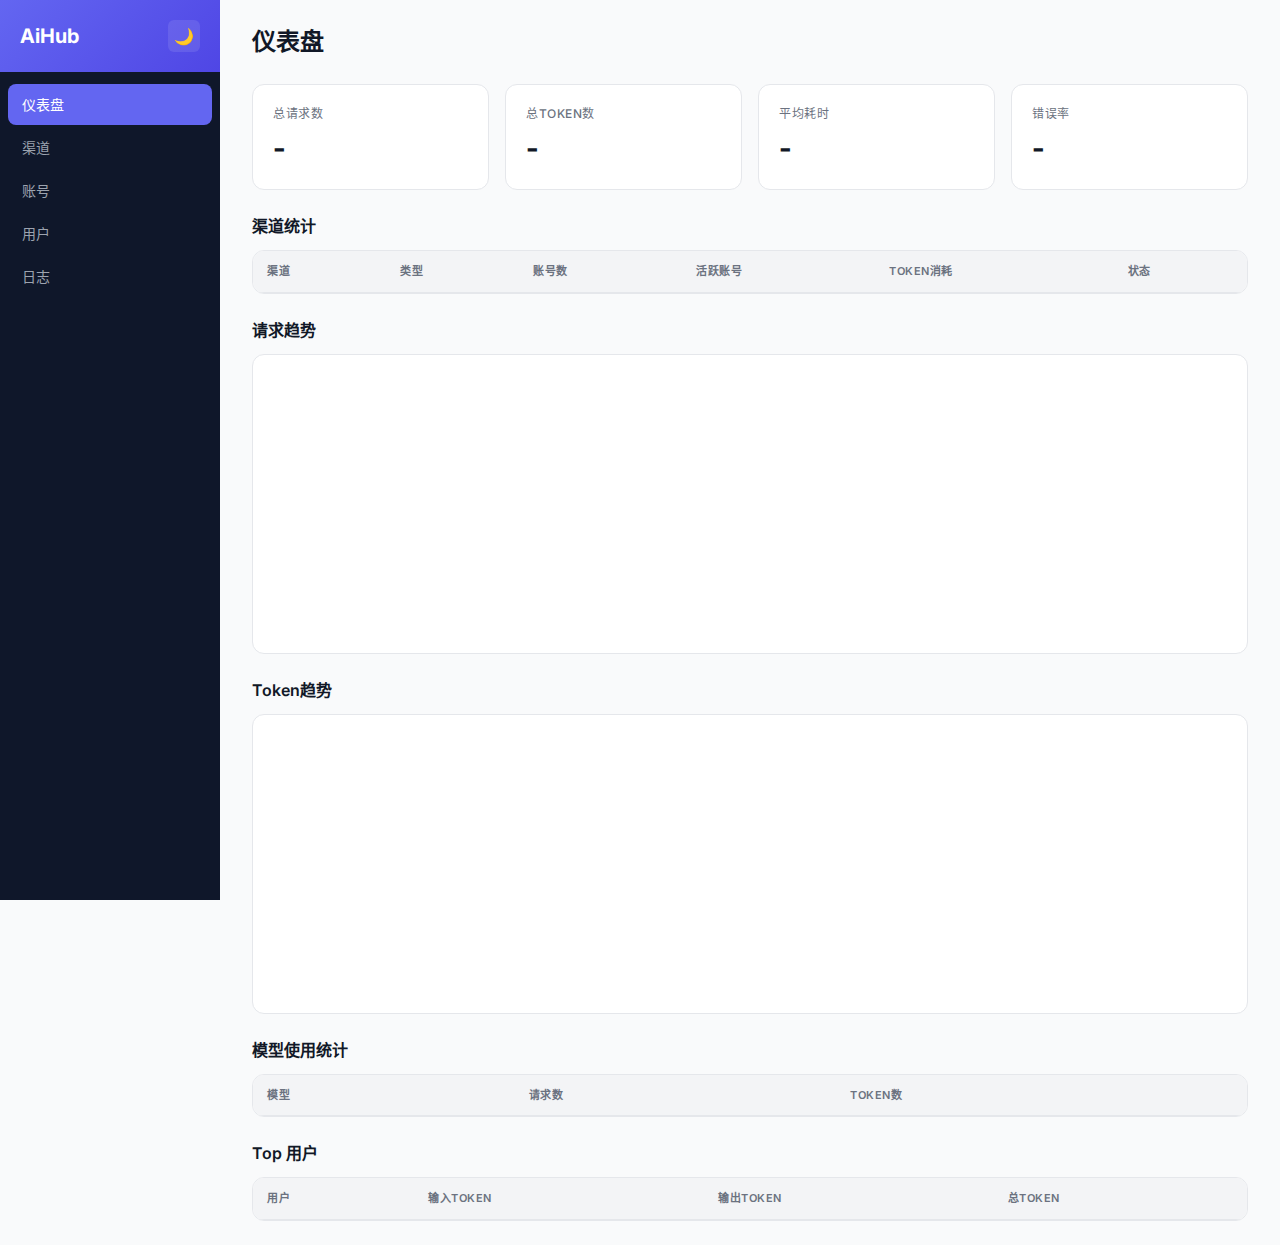
<file: static/index.html>
<!DOCTYPE html>
<html lang="zh-CN">
<head>
    <meta charset="UTF-8">
    <meta name="viewport" content="width=device-width, initial-scale=1.0">
    <title>AiHub 管理面板</title>
    <link rel="preconnect" href="https://fonts.googleapis.com">
    <link href="https://fonts.googleapis.com/css2?family=Inter:wght@400;500;600;700&display=swap" rel="stylesheet">
    <link rel="stylesheet" href="/static/css/style.css">
</head>
<body>
    <nav class="sidebar">
        <div class="logo">
            <span>AiHub</span>
            <button class="theme-toggle" onclick="toggleTheme()" title="切换主题">🌙</button>
        </div>
        <ul class="nav-menu">
            <li><a href="#" data-page="dashboard" class="active">仪表盘</a></li>
            <li><a href="#" data-page="channels">渠道</a></li>
            <li><a href="#" data-page="accounts">账号</a></li>
            <li><a href="#" data-page="users">用户</a></li>
            <li><a href="#" data-page="logs">日志</a></li>
        </ul>
    </nav>
    
    <main class="content">
        <!-- Dashboard -->
        <section id="page-dashboard" class="page active">
            <div class="page-header"><h1>仪表盘</h1></div>
            <div class="stats-grid">
                <div class="stat-card"><h3>总请求数</h3><p id="stat-requests">-</p></div>
                <div class="stat-card"><h3>总Token数</h3><p id="stat-tokens">-</p></div>
                <div class="stat-card"><h3>平均耗时</h3><p id="stat-duration">-</p></div>
                <div class="stat-card"><h3>错误率</h3><p id="stat-errors">-</p></div>
            </div>
            
            <h2>渠道统计</h2>
            <div class="table-container">
                <table id="channel-stats">
                    <thead><tr><th>渠道</th><th>类型</th><th>账号数</th><th>活跃账号</th><th>Token消耗</th><th>状态</th></tr></thead>
                    <tbody></tbody>
                </table>
            </div>
            
            <h2>请求趋势</h2>
            <div class="chart-container">
                <canvas id="requests-chart"></canvas>
            </div>
            
            <h2>Token趋势</h2>
            <div class="chart-container">
                <canvas id="tokens-chart"></canvas>
            </div>
            
            <h2>模型使用统计</h2>
            <div class="table-container">
                <table id="model-stats">
                    <thead><tr><th>模型</th><th>请求数</th><th>Token数</th></tr></thead>
                    <tbody></tbody>
                </table>
            </div>
            
            <h2>Top 用户</h2>
            <div class="table-container">
                <table id="top-users">
                    <thead><tr><th>用户</th><th>输入Token</th><th>输出Token</th><th>总Token</th></tr></thead>
                    <tbody></tbody>
                </table>
            </div>
        </section>
        
        <!-- Channels -->
        <section id="page-channels" class="page">
            <div class="page-header">
                <h1>渠道管理</h1>
                <div class="btn-group">
                    <button class="btn" onclick="refreshAllUsage()">刷新用量</button>
                    <button class="btn btn-primary" onclick="showChannelModal()">+ 添加渠道</button>
                </div>
            </div>
            <div id="channels-grid" class="card-grid"></div>
        </section>
        
        <!-- Accounts (All) -->
        <section id="page-accounts" class="page">
            <div class="page-header">
                <h1>所有账号</h1>
                <div class="btn-group">
                    <button class="btn btn-primary" onclick="showAccountModalWithChannel()">+ 添加账号</button>
                    <button class="btn" onclick="refreshAllUsage()">刷新用量</button>
                </div>
            </div>
            <div id="accounts-all-grid" class="card-grid"></div>
        </section>

        <!-- Channel Accounts -->
        <section id="page-channel-accounts" class="page">
            <div class="page-header">
                <h1>账号管理 - <span id="accounts-channel-name"></span></h1>
                <div class="btn-group">
                    <button class="btn" onclick="showChannelsPage()">返回</button>
                    <button class="btn" onclick="refreshCurrentChannelUsage()" id="btn-refresh-channel">刷新用量</button>
                    <button class="btn btn-primary" onclick="showAccountModal()">+ 添加</button>
                    <button class="btn btn-primary" onclick="showImportModal()">导入</button>
                    <button class="btn btn-danger" onclick="clearAllAccounts()">清空全部</button>
                </div>
            </div>
            <div id="accounts-grid" class="card-grid"></div>
        </section>
        
        <!-- Users -->
        <section id="page-users" class="page">
            <div class="page-header">
                <h1>用户管理</h1>
                <div class="btn-group">
                    <button class="btn btn-primary" onclick="showUserModal()">+ 添加用户</button>
                </div>
            </div>
            <div id="users-grid" class="card-grid"></div>
        </section>
        
        <!-- Logs -->
        <section id="page-logs" class="page">
            <div class="page-header"><h1>请求日志</h1></div>
            <div class="table-container">
                <table id="logs-table">
                    <thead>
                        <tr><th>时间</th><th>用户</th><th>渠道</th><th>模型</th><th>Token数</th><th>耗时</th><th>状态</th></tr>
                    </thead>
                    <tbody></tbody>
                </table>
            </div>
            <div style="margin-top: 16px;"><button class="btn" onclick="loadMoreLogs()">加载更多</button></div>
        </section>
    </main>
    
    <!-- Channel Modal -->
    <div id="channel-modal" class="modal">
        <div class="modal-content">
            <h2 id="channel-modal-title">添加渠道</h2>
            <form id="channel-form">
                <input type="hidden" id="channel-id">
                <div class="form-group">
                    <label>名称</label>
                    <input type="text" id="channel-name" required placeholder="我的渠道">
                </div>
                <div class="form-group">
                    <label>类型</label>
                    <select id="channel-type" required>
                        <option value="openai">OpenAI</option>
                        <option value="anthropic">Anthropic</option>
                        <option value="google">Google</option>
                        <option value="kiro">Kiro</option>
                    </select>
                </div>
                <div class="form-group">
                    <label>模型列表（逗号分隔）</label>
                    <input type="text" id="channel-models" required placeholder="gpt-4o, gpt-4o-mini">
                </div>
                <div class="form-group">
                    <label>优先级</label>
                    <input type="number" id="channel-priority" value="0">
                </div>
                <div class="form-actions">
                    <button type="button" class="btn" onclick="closeModal('channel-modal')">取消</button>
                    <button type="submit" class="btn btn-primary">保存</button>
                </div>
            </form>
        </div>
    </div>
    
    <!-- Account Modal -->
    <div id="account-modal" class="modal">
        <div class="modal-content">
            <h2>添加账号</h2>
            <form id="account-form">
                <div class="form-group" id="account-channel-group" style="display:none;">
                    <label>选择渠道</label>
                    <select id="account-channel-select" required>
                        <option value="">请选择渠道</option>
                    </select>
                </div>
                <div class="form-group">
                    <label>名称（可选）</label>
                    <input type="text" id="account-name" placeholder="账号名称">
                </div>
                <div class="form-group">
                    <label>API Key</label>
                    <input type="text" id="account-api-key" required placeholder="sk-...">
                </div>
                <div class="form-actions">
                    <button type="button" class="btn" onclick="closeModal('account-modal')">取消</button>
                    <button type="submit" class="btn btn-primary">保存</button>
                </div>
            </form>
        </div>
    </div>
    
    <!-- Import Modal -->
    <div id="import-modal" class="modal">
        <div class="modal-content">
            <h2>导入账号</h2>
            <form id="import-form">
                <div id="import-standard" class="import-section">
                    <div class="form-group">
                        <label>API Keys（每行一个）</label>
                        <textarea id="import-keys" rows="6" placeholder="sk-xxx&#10;sk-yyy"></textarea>
                    </div>
                </div>
                <div id="import-kiro" class="import-section" style="display:none;">
                    <div class="import-tabs">
                        <button type="button" class="tab-btn active" onclick="switchImportTab('file')">文件</button>
                        <button type="button" class="tab-btn" onclick="switchImportTab('json')">JSON</button>
                        <button type="button" class="tab-btn" onclick="switchImportTab('login')">登录</button>
                    </div>
                    <div id="import-tab-file" class="import-tab-content">
                        <div class="form-group">
                            <label>上传 Kiro 配置文件</label>
                            <input type="file" id="import-file" accept=".json">
                        </div>
                    </div>
                    <div id="import-tab-json" class="import-tab-content" style="display:none;">
                        <div class="form-group">
                            <label>粘贴 JSON</label>
                            <textarea id="import-kiro-json" rows="8" placeholder='[{"refreshToken":"..."}]'></textarea>
                        </div>
                    </div>
                    <div id="import-tab-login" class="import-tab-content" style="display:none;">
                        <p class="help-text">使用 AWS Builder ID 登录</p>
                        <button type="button" class="btn btn-primary" onclick="startKiroLogin()">登录</button>
                        <div id="kiro-login-status" style="display:none; margin-top: 12px;">
                            <p>验证码：<strong id="kiro-login-code"></strong></p>
                        </div>
                    </div>
                </div>
                <div class="form-actions">
                    <button type="button" class="btn" onclick="closeModal('import-modal')">取消</button>
                    <button type="submit" class="btn btn-primary">导入</button>
                </div>
            </form>
        </div>
    </div>
    
    <!-- User Modal -->
    <div id="user-modal" class="modal">
        <div class="modal-content">
            <h2 id="user-modal-title">添加用户</h2>
            <form id="user-form">
                <input type="hidden" id="user-id">
                <div class="form-group">
                    <label>名称</label>
                    <input type="text" id="user-name" placeholder="用户名称">
                </div>
                <div class="form-group">
                    <label>配额（-1 = 无限制）</label>
                    <input type="number" id="user-quota" value="-1">
                </div>
                <div class="form-actions">
                    <button type="button" class="btn" onclick="closeModal('user-modal')">取消</button>
                    <button type="submit" class="btn btn-primary">保存</button>
                </div>
            </form>
        </div>
    </div>
    
    <script src="/static/js/chart.min.js"></script>
    <script src="/static/js/app.js"></script>
</body>
</html>
</file>
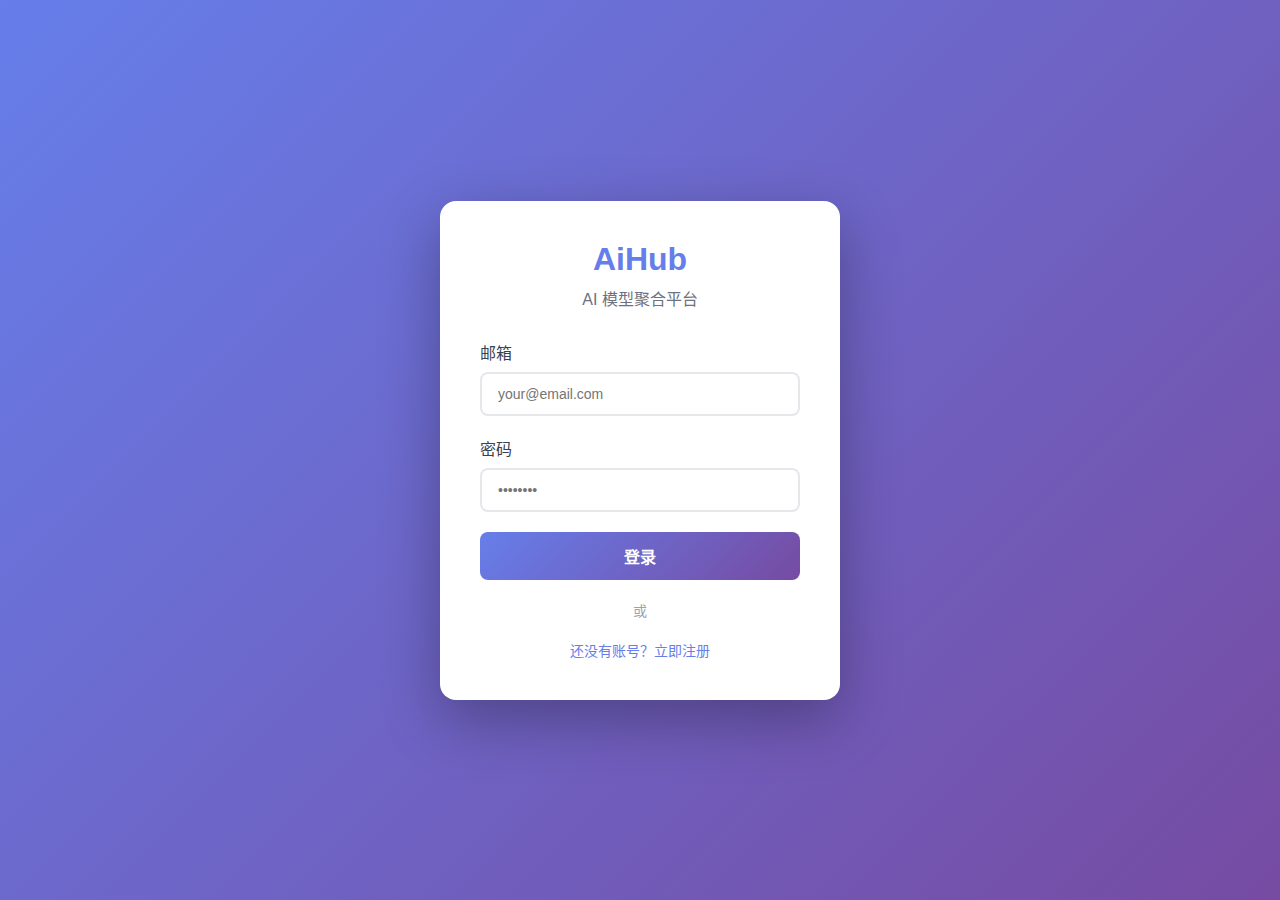
<file: static/login.html>
<!DOCTYPE html>
<html lang="zh-CN">
<head>
    <meta charset="UTF-8">
    <meta name="viewport" content="width=device-width, initial-scale=1.0">
    <title>登录 - AiHub</title>
    <style>
        * {
            margin: 0;
            padding: 0;
            box-sizing: border-box;
        }
        
        body {
            font-family: 'Inter', -apple-system, BlinkMacSystemFont, 'Segoe UI', sans-serif;
            background: linear-gradient(135deg, #667eea 0%, #764ba2 100%);
            min-height: 100vh;
            display: flex;
            align-items: center;
            justify-content: center;
            padding: 20px;
        }
        
        .login-container {
            width: 100%;
            max-width: 400px;
        }
        
        .login-card {
            background: white;
            border-radius: 16px;
            padding: 40px;
            box-shadow: 0 20px 60px rgba(0, 0, 0, 0.3);
        }
        
        .logo {
            text-align: center;
            margin-bottom: 30px;
        }
        
        .logo h1 {
            font-size: 32px;
            color: #667eea;
            font-weight: 700;
        }
        
        .logo p {
            color: #6b7280;
            margin-top: 8px;
        }
        
        .form-group {
            margin-bottom: 20px;
        }
        
        .form-group label {
            display: block;
            margin-bottom: 8px;
            color: #374151;
            font-weight: 500;
        }
        
        .form-group input {
            width: 100%;
            padding: 12px 16px;
            border: 2px solid #e5e7eb;
            border-radius: 8px;
            font-size: 14px;
            transition: all 0.3s;
        }
        
        .form-group input:focus {
            outline: none;
            border-color: #667eea;
            box-shadow: 0 0 0 3px rgba(102, 126, 234, 0.1);
        }
        
        .btn {
            width: 100%;
            padding: 12px;
            background: linear-gradient(135deg, #667eea 0%, #764ba2 100%);
            color: white;
            border: none;
            border-radius: 8px;
            font-size: 16px;
            font-weight: 600;
            cursor: pointer;
            transition: transform 0.2s;
        }
        
        .btn:hover {
            transform: translateY(-2px);
        }
        
        .btn:active {
            transform: translateY(0);
        }
        
        .error-message {
            background: #fee2e2;
            color: #dc2626;
            padding: 12px;
            border-radius: 8px;
            margin-bottom: 20px;
            display: none;
        }
        
        .error-message.show {
            display: block;
        }
        
        .links {
            text-align: center;
            margin-top: 20px;
        }
        
        .links a {
            color: #667eea;
            text-decoration: none;
            font-size: 14px;
        }
        
        .links a:hover {
            text-decoration: underline;
        }
        
        .divider {
            text-align: center;
            margin: 20px 0;
            color: #9ca3af;
            font-size: 14px;
        }
    </style>
</head>
<body>
    <div class="login-container">
        <div class="login-card">
            <div class="logo">
                <h1>AiHub</h1>
                <p>AI 模型聚合平台</p>
            </div>
            
            <div id="error-message" class="error-message"></div>
            
            <form id="login-form">
                <div class="form-group">
                    <label for="email">邮箱</label>
                    <input type="email" id="email" name="email" placeholder="your@email.com" required>
                </div>
                
                <div class="form-group">
                    <label for="password">密码</label>
                    <input type="password" id="password" name="password" placeholder="••••••••" required>
                </div>
                
                <button type="submit" class="btn">登录</button>
            </form>
            
            <div class="divider">或</div>
            
            <div class="links">
                <a href="/register">还没有账号？立即注册</a>
            </div>
        </div>
    </div>
    
    <script>
        const form = document.getElementById('login-form');
        const errorMessage = document.getElementById('error-message');
        
        form.addEventListener('submit', async (e) => {
            e.preventDefault();
            
            const email = document.getElementById('email').value;
            const password = document.getElementById('password').value;
            
            // Hide previous error
            errorMessage.classList.remove('show');
            
            try {
                const resp = await fetch('/api/auth/login', {
                    method: 'POST',
                    headers: {'Content-Type': 'application/json'},
                    body: JSON.stringify({email, password})
                });
                
                const data = await resp.json();
                
                if (resp.ok) {
                    // Login successful, redirect to dashboard
                    window.location.href = '/';
                } else {
                    // Show error
                    errorMessage.textContent = data.error || '登录失败';
                    errorMessage.classList.add('show');
                }
            } catch (err) {
                errorMessage.textContent = '网络错误，请稍后重试';
                errorMessage.classList.add('show');
            }
        });
    </script>
</body>
</html>
</file>
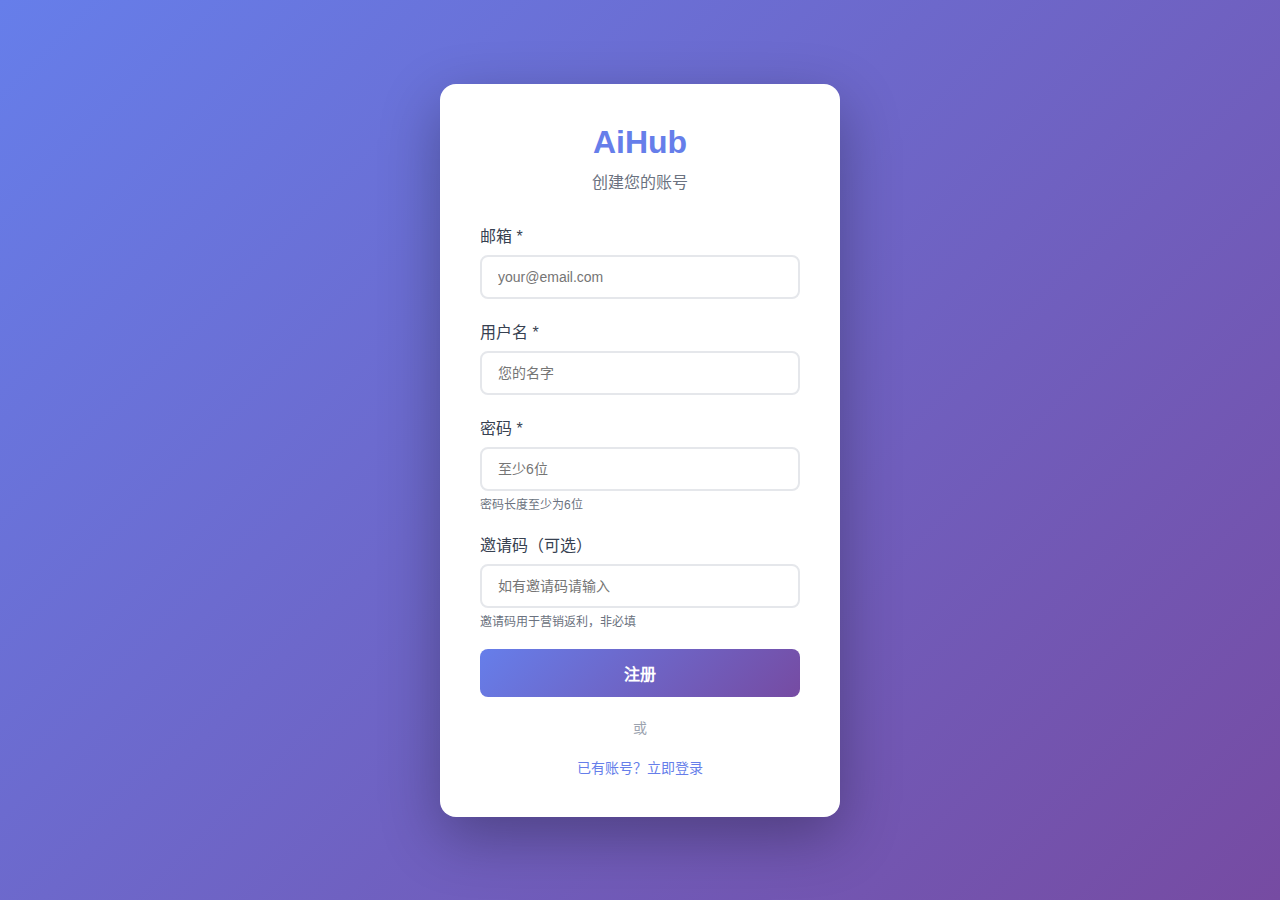
<file: static/register.html>
<!DOCTYPE html>
<html lang="zh-CN">
<head>
    <meta charset="UTF-8">
    <meta name="viewport" content="width=device-width, initial-scale=1.0">
    <title>注册 - AiHub</title>
    <style>
        * {
            margin: 0;
            padding: 0;
            box-sizing: border-box;
        }
        
        body {
            font-family: 'Inter', -apple-system, BlinkMacSystemFont, 'Segoe UI', sans-serif;
            background: linear-gradient(135deg, #667eea 0%, #764ba2 100%);
            min-height: 100vh;
            display: flex;
            align-items: center;
            justify-content: center;
            padding: 20px;
        }
        
        .register-container {
            width: 100%;
            max-width: 400px;
        }
        
        .register-card {
            background: white;
            border-radius: 16px;
            padding: 40px;
            box-shadow: 0 20px 60px rgba(0, 0, 0, 0.3);
        }
        
        .logo {
            text-align: center;
            margin-bottom: 30px;
        }
        
        .logo h1 {
            font-size: 32px;
            color: #667eea;
            font-weight: 700;
        }
        
        .logo p {
            color: #6b7280;
            margin-top: 8px;
        }
        
        .form-group {
            margin-bottom: 20px;
        }
        
        .form-group label {
            display: block;
            margin-bottom: 8px;
            color: #374151;
            font-weight: 500;
        }
        
        .form-group input {
            width: 100%;
            padding: 12px 16px;
            border: 2px solid #e5e7eb;
            border-radius: 8px;
            font-size: 14px;
            transition: all 0.3s;
        }
        
        .form-group input:focus {
            outline: none;
            border-color: #667eea;
            box-shadow: 0 0 0 3px rgba(102, 126, 234, 0.1);
        }
        
        .form-group small {
            display: block;
            margin-top: 4px;
            color: #6b7280;
            font-size: 12px;
        }
        
        .btn {
            width: 100%;
            padding: 12px;
            background: linear-gradient(135deg, #667eea 0%, #764ba2 100%);
            color: white;
            border: none;
            border-radius: 8px;
            font-size: 16px;
            font-weight: 600;
            cursor: pointer;
            transition: transform 0.2s;
        }
        
        .btn:hover {
            transform: translateY(-2px);
        }
        
        .btn:active {
            transform: translateY(0);
        }
        
        .message {
            padding: 12px;
            border-radius: 8px;
            margin-bottom: 20px;
            display: none;
        }
        
        .message.show {
            display: block;
        }
        
        .message.error {
            background: #fee2e2;
            color: #dc2626;
        }
        
        .message.success {
            background: #d1fae5;
            color: #059669;
        }
        
        .links {
            text-align: center;
            margin-top: 20px;
        }
        
        .links a {
            color: #667eea;
            text-decoration: none;
            font-size: 14px;
        }
        
        .links a:hover {
            text-decoration: underline;
        }
        
        .divider {
            text-align: center;
            margin: 20px 0;
            color: #9ca3af;
            font-size: 14px;
        }
    </style>
</head>
<body>
    <div class="register-container">
        <div class="register-card">
            <div class="logo">
                <h1>AiHub</h1>
                <p>创建您的账号</p>
            </div>
            
            <div id="message" class="message"></div>
            
            <form id="register-form">
                <div class="form-group">
                    <label for="email">邮箱 *</label>
                    <input type="email" id="email" name="email" placeholder="your@email.com" required>
                </div>
                
                <div class="form-group">
                    <label for="name">用户名 *</label>
                    <input type="text" id="name" name="name" placeholder="您的名字" required>
                </div>
                
                <div class="form-group">
                    <label for="password">密码 *</label>
                    <input type="password" id="password" name="password" placeholder="至少6位" required minlength="6">
                    <small>密码长度至少为6位</small>
                </div>
                
                <div class="form-group">
                    <label for="invite_code">邀请码（可选）</label>
                    <input type="text" id="invite_code" name="invite_code" placeholder="如有邀请码请输入">
                    <small>邀请码用于营销返利，非必填</small>
                </div>
                
                <button type="submit" class="btn">注册</button>
            </form>
            
            <div class="divider">或</div>
            
            <div class="links">
                <a href="/login">已有账号？立即登录</a>
            </div>
        </div>
    </div>
    
    <script>
        const form = document.getElementById('register-form');
        const message = document.getElementById('message');
        
        form.addEventListener('submit', async (e) => {
            e.preventDefault();
            
            const email = document.getElementById('email').value;
            const name = document.getElementById('name').value;
            const password = document.getElementById('password').value;
            const invite_code = document.getElementById('invite_code').value.trim() || null;
            
            // Hide previous message
            message.classList.remove('show', 'error', 'success');
            
            try {
                const resp = await fetch('/api/auth/register', {
                    method: 'POST',
                    headers: {'Content-Type': 'application/json'},
                    body: JSON.stringify({email, name, password, invite_code})
                });
                
                const data = await resp.json();
                
                if (resp.ok) {
                    // Registration successful
                    message.textContent = data.message + ' 正在跳转到验证页面...';
                    message.classList.add('show', 'success');
                    
                    // Redirect to verification page after 2 seconds
                    setTimeout(() => {
                        window.location.href = data.verification_url;
                    }, 2000);
                } else {
                    // Show error
                    message.textContent = data.error || '注册失败';
                    message.classList.add('show', 'error');
                }
            } catch (err) {
                message.textContent = '网络错误，请稍后重试';
                message.classList.add('show', 'error');
            }
        });
    </script>
</body>
</html>
</file>
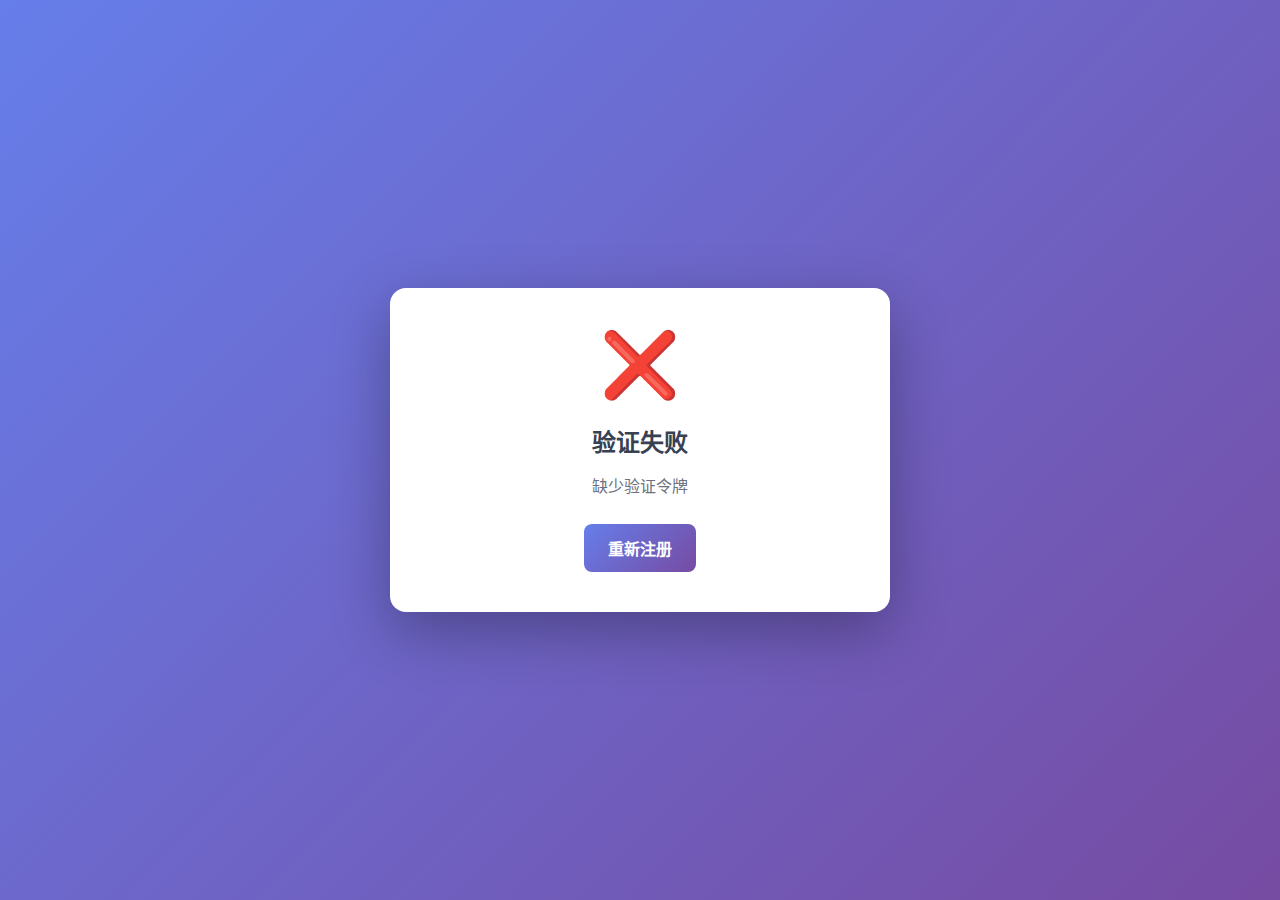
<file: static/verify-email.html>
<!DOCTYPE html>
<html lang="zh-CN">
<head>
    <meta charset="UTF-8">
    <meta name="viewport" content="width=device-width, initial-scale=1.0">
    <title>邮箱验证 - AiHub</title>
    <style>
        * {
            margin: 0;
            padding: 0;
            box-sizing: border-box;
        }
        
        body {
            font-family: 'Inter', -apple-system, BlinkMacSystemFont, 'Segoe UI', sans-serif;
            background: linear-gradient(135deg, #667eea 0%, #764ba2 100%);
            min-height: 100vh;
            display: flex;
            align-items: center;
            justify-content: center;
            padding: 20px;
        }
        
        .verify-container {
            width: 100%;
            max-width: 500px;
        }
        
        .verify-card {
            background: white;
            border-radius: 16px;
            padding: 40px;
            box-shadow: 0 20px 60px rgba(0, 0, 0, 0.3);
            text-align: center;
        }
        
        .icon {
            font-size: 64px;
            margin-bottom: 20px;
        }
        
        .icon.loading {
            animation: spin 1s linear infinite;
        }
        
        @keyframes spin {
            from { transform: rotate(0deg); }
            to { transform: rotate(360deg); }
        }
        
        h1 {
            font-size: 24px;
            color: #374151;
            margin-bottom: 16px;
        }
        
        p {
            color: #6b7280;
            line-height: 1.6;
            margin-bottom: 24px;
        }
        
        .btn {
            display: inline-block;
            padding: 12px 24px;
            background: linear-gradient(135deg, #667eea 0%, #764ba2 100%);
            color: white;
            border: none;
            border-radius: 8px;
            font-size: 16px;
            font-weight: 600;
            text-decoration: none;
            cursor: pointer;
            transition: transform 0.2s;
        }
        
        .btn:hover {
            transform: translateY(-2px);
        }
        
        .message {
            padding: 16px;
            border-radius: 8px;
            margin-bottom: 24px;
        }
        
        .message.success {
            background: #d1fae5;
            color: #059669;
        }
        
        .message.error {
            background: #fee2e2;
            color: #dc2626;
        }
    </style>
</head>
<body>
    <div class="verify-container">
        <div class="verify-card">
            <div id="loading-state">
                <div class="icon loading">⏳</div>
                <h1>正在验证邮箱...</h1>
                <p>请稍候</p>
            </div>
            
            <div id="success-state" style="display: none;">
                <div class="icon">✅</div>
                <h1>邮箱验证成功！</h1>
                <p>您的邮箱已成功验证，现在可以登录使用 AiHub 了。</p>
                <a href="/login" class="btn">前往登录</a>
            </div>
            
            <div id="error-state" style="display: none;">
                <div class="icon">❌</div>
                <h1>验证失败</h1>
                <p id="error-message">验证链接无效或已过期</p>
                <a href="/register" class="btn">重新注册</a>
            </div>
        </div>
    </div>
    
    <script>
        // Get token from URL
        const urlParams = new URLSearchParams(window.location.search);
        const token = urlParams.get('token');
        
        const loadingState = document.getElementById('loading-state');
        const successState = document.getElementById('success-state');
        const errorState = document.getElementById('error-state');
        const errorMessage = document.getElementById('error-message');
        
        if (!token) {
            // No token provided
            loadingState.style.display = 'none';
            errorState.style.display = 'block';
            errorMessage.textContent = '缺少验证令牌';
        } else {
            // Verify email
            fetch(`/api/auth/verify-email?token=${encodeURIComponent(token)}`)
                .then(resp => resp.json())
                .then(data => {
                    loadingState.style.display = 'none';
                    
                    if (data.success) {
                        successState.style.display = 'block';
                    } else {
                        errorState.style.display = 'block';
                        errorMessage.textContent = data.error || '验证失败';
                    }
                })
                .catch(err => {
                    loadingState.style.display = 'none';
                    errorState.style.display = 'block';
                    errorMessage.textContent = '网络错误，请稍后重试';
                });
        }
    </script>
</body>
</html>
</file>
<file: static/css/style.css>
:root {
    --primary: #6366f1;
    --primary-dark: #4f46e5;
    --primary-light: #a5b4fc;
    --success: #10b981;
    --success-light: #d1fae5;
    --danger: #ef4444;
    --danger-light: #fee2e2;
    --warning: #f59e0b;
    --warning-light: #fef3c7;
    --info: #3b82f6;
    --info-light: #dbeafe;
}

/* Light Theme */
body {
    --bg-primary: #f9fafb;
    --bg-secondary: #ffffff;
    --bg-tertiary: #f3f4f6;
    --text-primary: #111827;
    --text-secondary: #6b7280;
    --text-tertiary: #9ca3af;
    --border-color: #e5e7eb;
    --border-hover: #d1d5db;
    --sidebar-bg: #0f172a;
    --sidebar-hover: #1e293b;
    --sidebar-text: #9ca3af;
    --card-shadow: 0 1px 3px rgba(0,0,0,0.08);
    --card-shadow-hover: 0 8px 25px rgba(0,0,0,0.1);
}

/* Dark Theme */
body.dark {
    --bg-primary: #0f172a;
    --bg-secondary: #1e293b;
    --bg-tertiary: #334155;
    --text-primary: #f1f5f9;
    --text-secondary: #cbd5e1;
    --text-tertiary: #94a3b8;
    --border-color: #334155;
    --border-hover: #475569;
    --sidebar-bg: #020617;
    --sidebar-hover: #1e293b;
    --sidebar-text: #94a3b8;
    --card-shadow: 0 1px 3px rgba(0,0,0,0.3);
    --card-shadow-hover: 0 8px 25px rgba(0,0,0,0.4);
}

* { margin: 0; padding: 0; box-sizing: border-box; }

body {
    font-family: 'Inter', -apple-system, BlinkMacSystemFont, 'Segoe UI', Roboto, 'Microsoft YaHei', sans-serif;
    background: var(--bg-primary);
    display: flex;
    min-height: 100vh;
    color: var(--text-primary);
    line-height: 1.5;
    transition: background 0.2s, color 0.2s;
}

/* Sidebar */
.sidebar {
    width: 220px;
    background: var(--sidebar-bg);
    position: fixed;
    height: 100vh;
    display: flex;
    flex-direction: column;
    z-index: 100;
    transition: background 0.2s;
}

.logo {
    font-size: 20px;
    font-weight: 700;
    padding: 20px;
    color: white;
    background: linear-gradient(135deg, var(--primary) 0%, var(--primary-dark) 100%);
    display: flex;
    justify-content: space-between;
    align-items: center;
}

.theme-toggle {
    background: rgba(255,255,255,0.1);
    border: none;
    color: white;
    width: 32px;
    height: 32px;
    border-radius: 6px;
    cursor: pointer;
    display: flex;
    align-items: center;
    justify-content: center;
    font-size: 16px;
    transition: background 0.2s;
}

.theme-toggle:hover {
    background: rgba(255,255,255,0.2);
}

.nav-menu {
    list-style: none;
    padding: 12px 8px;
    flex: 1;
    overflow-y: auto;
    padding-bottom: 80px; /* Space for user info section */
}

.nav-menu a {
    display: block;
    padding: 10px 14px;
    color: var(--sidebar-text);
    text-decoration: none;
    border-radius: 8px;
    transition: all 0.15s;
    font-size: 14px;
    font-weight: 500;
    margin-bottom: 2px;
}

.nav-menu a:hover { background: var(--sidebar-hover); color: white; }
.nav-menu a.active { background: var(--primary); color: white; }

/* Content */
.content {
    margin-left: 220px;
    padding: 24px 32px;
    flex: 1;
    min-height: 100vh;
}

.page { display: none; }
.page.active { display: block; animation: fadeIn 0.2s ease; }

@keyframes fadeIn {
    from { opacity: 0; transform: translateY(8px); }
    to { opacity: 1; transform: translateY(0); }
}

/* Page Header */
.page-header {
    display: flex;
    justify-content: space-between;
    align-items: center;
    margin-bottom: 24px;
}

.page-header h1 {
    font-size: 24px;
    font-weight: 700;
    color: var(--text-primary);
}

h2 {
    font-size: 16px;
    font-weight: 600;
    color: var(--text-primary);
    margin: 24px 0 12px;
}

/* Stats Grid */
.stats-grid {
    display: grid;
    grid-template-columns: repeat(auto-fit, minmax(180px, 1fr));
    gap: 16px;
    margin-bottom: 24px;
}

.stat-card {
    background: var(--bg-secondary);
    padding: 20px;
    border-radius: 12px;
    border: 1px solid var(--border-color);
    transition: all 0.2s;
}

.stat-card h3 {
    font-size: 12px;
    font-weight: 500;
    color: var(--text-secondary);
    text-transform: uppercase;
    letter-spacing: 0.5px;
    margin-bottom: 4px;
}

.stat-card p {
    font-size: 28px;
    font-weight: 700;
    color: var(--text-primary);
}

/* Card Grid */
.card-grid {
    display: grid;
    grid-template-columns: repeat(auto-fill, minmax(320px, 1fr));
    gap: 16px;
}

/* Card (for Tokens and Users) */
.card {
    background: var(--bg-secondary);
    border-radius: 12px;
    border: 1px solid var(--border-color);
    padding: 20px;
    transition: all 0.2s;
}

.card:hover {
    box-shadow: var(--card-shadow-hover);
    border-color: var(--border-hover);
}

.card-header {
    display: flex;
    justify-content: space-between;
    align-items: center;
    margin-bottom: 16px;
    padding-bottom: 12px;
    border-bottom: 1px solid var(--border-color);
}

.card-header h3 {
    font-size: 16px;
    font-weight: 600;
    color: var(--text-primary);
    margin: 0;
}

.card-body {
    margin-bottom: 16px;
}

.card-info {
    display: flex;
    justify-content: space-between;
    align-items: center;
    padding: 8px 0;
    border-bottom: 1px solid var(--border-color);
}

.card-info:last-child {
    border-bottom: none;
}

.card-info .label {
    font-size: 13px;
    color: var(--text-secondary);
}

.card-info .value {
    font-size: 13px;
    font-weight: 500;
    color: var(--text-primary);
}

.card-actions {
    display: flex;
    gap: 8px;
    padding-top: 12px;
    border-top: 1px solid var(--border-color);
    flex-wrap: wrap;
}

/* Item Card */
.item-card {
    background: var(--bg-secondary);
    border-radius: 12px;
    border: 1px solid var(--border-color);
    padding: 20px;
    transition: all 0.2s;
}

.item-card:hover {
    box-shadow: var(--card-shadow-hover);
    border-color: var(--border-hover);
}

.item-card-header {
    display: flex;
    justify-content: space-between;
    align-items: flex-start;
    margin-bottom: 16px;
}

.item-card-title {
    font-size: 16px;
    font-weight: 600;
    color: var(--text-primary);
    margin-bottom: 4px;
}

.item-card-subtitle {
    font-size: 13px;
    color: var(--text-secondary);
}

.item-card-body {
    margin-bottom: 16px;
}

.item-card-row {
    display: flex;
    justify-content: space-between;
    align-items: center;
    padding: 8px 0;
    border-bottom: 1px solid var(--border-color);
}

.item-card-row:last-child { border-bottom: none; }

.item-card-label {
    font-size: 13px;
    color: var(--text-secondary);
}

.item-card-value {
    font-size: 13px;
    font-weight: 500;
    color: var(--text-primary);
}

.item-card-footer {
    display: flex;
    gap: 8px;
    padding-top: 12px;
    border-top: 1px solid var(--border-color);
    flex-wrap: wrap;
}

/* Progress Bar */
.progress-container {
    width: 100%;
}

.progress-header {
    display: flex;
    justify-content: space-between;
    margin-bottom: 6px;
}

.progress-label {
    font-size: 12px;
    color: var(--text-secondary);
}

.progress-value {
    font-size: 12px;
    font-weight: 600;
    color: var(--text-primary);
}

.progress-bar {
    height: 8px;
    background: var(--bg-tertiary);
    border-radius: 4px;
    overflow: hidden;
}

.progress-fill {
    height: 100%;
    border-radius: 4px;
    transition: width 0.3s ease;
    background: var(--primary);
}

.progress-fill.success { background: var(--success); }
.progress-fill.warning { background: var(--warning); }
.progress-fill.danger { background: var(--danger); }

/* Badge */
.badge {
    display: inline-flex;
    align-items: center;
    padding: 4px 10px;
    border-radius: 20px;
    font-size: 11px;
    font-weight: 600;
    text-transform: uppercase;
    letter-spacing: 0.3px;
}

.badge-success { background: var(--success-light); color: #065f46; }
.badge-danger { background: var(--danger-light); color: #991b1b; }
.badge-warning { background: var(--warning-light); color: #92400e; }
.badge-info { background: var(--info-light); color: #1e40af; }
.badge-gray { background: var(--bg-tertiary); color: var(--text-secondary); }

/* Health Indicator */
.health-indicator {
    font-size: 16px;
    line-height: 1;
    cursor: help;
}

.health-good { color: #10b981; }
.health-warning { color: #f59e0b; }
.health-bad { color: #ef4444; }
.health-unknown { color: #6b7280; }

/* Form Container */
.form-container {
    max-width: 800px;
    margin: 0 auto;
    background: var(--bg-secondary);
    border-radius: 12px;
    border: 1px solid var(--border-color);
    padding: 24px;
}

.form-container .form-group {
    margin-bottom: 20px;
}

.form-container textarea {
    font-family: 'SF Mono', 'Fira Code', monospace;
    font-size: 13px;
}

/* Checkbox Label */
.checkbox-label {
    display: flex !important;
    align-items: center;
    cursor: pointer;
    margin-bottom: 0 !important;
}

.checkbox-label input[type="checkbox"] {
    margin: 0;
    margin-right: 10px;
    cursor: pointer;
    width: auto !important;
    flex-shrink: 0;
}

.checkbox-label span {
    user-select: none;
    flex: 1;
}

/* Buttons */
.btn {
    display: inline-flex;
    align-items: center;
    justify-content: center;
    padding: 8px 14px;
    border: none;
    border-radius: 8px;
    cursor: pointer;
    font-size: 13px;
    font-weight: 500;
    background: var(--bg-secondary);
    color: var(--text-primary);
    border: 1px solid var(--border-color);
    transition: all 0.15s;
    white-space: nowrap;
}

.btn:hover { background: var(--bg-tertiary); border-color: var(--border-hover); }

.btn-primary {
    background: var(--primary);
    color: white;
    border-color: var(--primary);
}
.btn-primary:hover { background: var(--primary-dark); border-color: var(--primary-dark); }

.btn-danger { background: var(--danger); color: white; border-color: var(--danger); }
.btn-danger:hover { background: #dc2626; }

.btn-success { background: var(--success); color: white; border-color: var(--success); }

.btn-sm { padding: 5px 10px; font-size: 12px; }
.btn-xs { padding: 4px 8px; font-size: 11px; }
.btn-block { width: 100%; }

.btn-group { display: flex; gap: 8px; flex-wrap: wrap; }

/* API Key */
.api-key {
    font-family: 'SF Mono', 'Fira Code', monospace;
    font-size: 11px;
    background: var(--bg-tertiary);
    padding: 4px 8px;
    border-radius: 4px;
    color: var(--text-secondary);
    word-break: break-all;
}

/* Token Stats */
.token-stats {
    display: grid;
    grid-template-columns: repeat(4, 1fr);
    gap: 12px;
    background: var(--bg-tertiary);
    padding: 16px;
    border-radius: 8px;
    margin-top: 12px;
}

.token-stats .stat-item {
    text-align: center;
}

.token-stats .stat-label {
    font-size: 11px;
    font-weight: 500;
    color: var(--text-secondary);
    text-transform: uppercase;
    letter-spacing: 0.5px;
    margin-bottom: 4px;
}

.token-stats .stat-value {
    font-size: 16px;
    font-weight: 600;
    color: var(--text-primary);
}

/* Legacy token-stat support */
.token-stat {
    text-align: center;
}

.token-stat-value {
    font-size: 14px;
    font-weight: 600;
    color: var(--text-primary);
}

.token-stat-label {
    font-size: 10px;
    color: var(--text-secondary);
    text-transform: uppercase;
}

/* Models List */
.models-list {
    display: flex;
    flex-wrap: wrap;
    gap: 4px;
    margin-top: 4px;
}

.model-tag {
    font-size: 11px;
    padding: 2px 8px;
    background: var(--bg-tertiary);
    border-radius: 4px;
    color: var(--text-secondary);
}

/* Modal */
.modal {
    display: none;
    position: fixed;
    top: 0;
    left: 0;
    width: 100%;
    height: 100%;
    background: rgba(0, 0, 0, 0.5);
    backdrop-filter: blur(4px);
    justify-content: center;
    align-items: center;
    z-index: 1000;
}

.modal.active { display: flex; }

.modal-content {
    background: var(--bg-secondary);
    padding: 28px;
    border-radius: 16px;
    width: 480px;
    max-width: 90%;
    max-height: 85vh;
    overflow-y: auto;
    animation: modalIn 0.2s ease;
    border: 1px solid var(--border-color);
}

@keyframes modalIn {
    from { opacity: 0; transform: scale(0.95) translateY(-10px); }
    to { opacity: 1; transform: scale(1) translateY(0); }
}

.modal-content h2 {
    margin: 0 0 20px;
    font-size: 18px;
    color: var(--text-primary);
}

/* Forms */
.form-group { margin-bottom: 16px; }

.form-group label {
    display: block;
    margin-bottom: 6px;
    font-weight: 500;
    font-size: 13px;
    color: var(--text-primary);
}

.form-group input,
.form-group select,
.form-group textarea {
    width: 100%;
    padding: 10px 12px;
    border: 1px solid var(--border-color);
    border-radius: 8px;
    font-size: 14px;
    transition: all 0.15s;
    background: var(--bg-primary);
    color: var(--text-primary);
}

.form-group input:focus,
.form-group select:focus,
.form-group textarea:focus {
    outline: none;
    border-color: var(--primary);
    box-shadow: 0 0 0 3px rgba(99, 102, 241, 0.1);
}

.form-group textarea {
    font-family: 'SF Mono', monospace;
    font-size: 12px;
    resize: vertical;
    min-height: 100px;
}

.form-actions {
    margin-top: 24px;
    display: flex;
    justify-content: flex-end;
    gap: 10px;
}

/* Import Tabs */
.import-tabs {
    display: flex;
    gap: 4px;
    margin-bottom: 16px;
    background: var(--bg-tertiary);
    padding: 4px;
    border-radius: 8px;
}

.tab-btn {
    flex: 1;
    padding: 8px 12px;
    border: none;
    background: transparent;
    border-radius: 6px;
    cursor: pointer;
    font-size: 12px;
    font-weight: 500;
    color: var(--text-secondary);
    transition: all 0.15s;
}

.tab-btn:hover { color: var(--text-primary); }
.tab-btn.active { background: var(--bg-secondary); color: var(--primary); box-shadow: var(--card-shadow); }

.import-tab-content { min-height: 120px; }

.help-text {
    color: var(--text-secondary);
    font-size: 12px;
    margin-bottom: 10px;
}

input[type="file"] {
    padding: 14px;
    border: 2px dashed var(--border-color);
    border-radius: 8px;
    width: 100%;
    cursor: pointer;
    background: var(--bg-tertiary);
    color: var(--text-primary);
}

input[type="file"]:hover { border-color: var(--primary); }

/* Table (for logs) */
.table-container {
    background: var(--bg-secondary);
    border-radius: 12px;
    border: 1px solid var(--border-color);
    overflow: hidden;
}

table { width: 100%; border-collapse: collapse; }

th, td { padding: 12px 14px; text-align: left; }

th {
    background: var(--bg-tertiary);
    font-weight: 600;
    font-size: 11px;
    text-transform: uppercase;
    letter-spacing: 0.5px;
    color: var(--text-secondary);
    border-bottom: 1px solid var(--border-color);
}

td {
    border-bottom: 1px solid var(--border-color);
    font-size: 13px;
    color: var(--text-primary);
}

tr:last-child td { border-bottom: none; }
tr:hover td { background: var(--bg-tertiary); }

td a {
    color: var(--primary);
    text-decoration: none;
    font-weight: 500;
}

td a:hover {
    text-decoration: underline;
}

/* Empty State */
.empty-state {
    text-align: center;
    padding: 48px 24px;
    color: var(--text-tertiary);
}

/* Scrollbar */
::-webkit-scrollbar { width: 6px; height: 6px; }
::-webkit-scrollbar-track { background: var(--bg-tertiary); }
::-webkit-scrollbar-thumb { background: var(--border-color); border-radius: 3px; }
::-webkit-scrollbar-thumb:hover { background: var(--border-hover); }

/* Responsive */
@media (max-width: 768px) {
    .sidebar { width: 100%; height: auto; position: relative; }
    .content { margin-left: 0; padding: 16px; }
    .card-grid { grid-template-columns: 1fr; }
    .stats-grid { grid-template-columns: repeat(2, 1fr); }
}

/* Chart Container */
.chart-container {
    background: var(--bg-secondary);
    border-radius: 12px;
    border: 1px solid var(--border-color);
    padding: 20px;
    margin-bottom: 24px;
    height: 300px;
}

.chart-container canvas {
    max-height: 260px;
}

/* Model Tags */
.supported-models-list {
    margin-top: 8px;
}

.model-tags {
    display: flex;
    flex-wrap: wrap;
    gap: 8px;
}

.model-tag {
    display: inline-block;
    padding: 4px 12px;
    background: var(--primary);
    color: white;
    border-radius: 12px;
    font-size: 12px;
    font-weight: 500;
}

.text-error {
    color: #ef4444;
}

/* User Info Section in Sidebar */
.user-info {
    position: absolute;
    bottom: 0;
    left: 0;
    right: 0;
    padding: 16px;
    background: rgba(0, 0, 0, 0.2);
    border-top: 1px solid rgba(255, 255, 255, 0.1);
    display: flex;
    align-items: center;
    gap: 12px;
}

.user-avatar {
    width: 40px;
    height: 40px;
    border-radius: 50%;
    background: linear-gradient(135deg, #667eea 0%, #764ba2 100%);
    display: flex;
    align-items: center;
    justify-content: center;
    color: white;
    font-weight: 600;
    font-size: 16px;
    flex-shrink: 0;
}

.user-details {
    flex: 1;
    min-width: 0;
}

.user-email {
    color: #e2e8f0;
    font-size: 13px;
    font-weight: 500;
    white-space: nowrap;
    overflow: hidden;
    text-overflow: ellipsis;
}

.user-role {
    color: #94a3b8;
    font-size: 11px;
    margin-top: 2px;
}

.btn-logout {
    width: 36px;
    height: 36px;
    border: none;
    background: rgba(255, 255, 255, 0.1);
    color: #e2e8f0;
    border-radius: 8px;
    cursor: pointer;
    display: flex;
    align-items: center;
    justify-content: center;
    transition: all 0.2s;
    flex-shrink: 0;
}

.btn-logout:hover {
    background: rgba(239, 68, 68, 0.2);
    color: #fca5a5;
}

/* Profile Page Styles */
.info-grid {
    display: grid;
    grid-template-columns: repeat(auto-fit, minmax(200px, 1fr));
    gap: 20px;
    margin-top: 16px;
}

.info-item {
    display: flex;
    flex-direction: column;
    gap: 8px;
}

.info-item label {
    color: var(--text-secondary);
    font-size: 13px;
    font-weight: 500;
}

.info-item span {
    color: var(--text-primary);
    font-size: 15px;
    font-weight: 600;
}

.card h2 {
    font-size: 18px;
    color: var(--text-primary);
    margin-bottom: 16px;
    padding-bottom: 12px;
    border-bottom: 2px solid var(--border-color);
}

#user-tokens-list {
    margin-top: 16px;
}

.token-item {
    padding: 16px;
    background: var(--bg-tertiary);
    border-radius: 8px;
    margin-bottom: 12px;
    display: flex;
    justify-content: space-between;
    align-items: center;
}

.token-item-info {
    flex: 1;
}

.token-item-name {
    font-weight: 600;
    color: var(--text-primary);
    margin-bottom: 4px;
}

.token-item-key {
    font-family: 'Courier New', monospace;
    font-size: 12px;
    color: var(--text-secondary);
    margin-bottom: 4px;
}

.token-item-stats {
    font-size: 12px;
    color: var(--text-tertiary);
}

.role-badge {
    display: inline-block;
    padding: 4px 12px;
    border-radius: 12px;
    font-size: 12px;
    font-weight: 600;
}

.role-badge.super-admin {
    background: linear-gradient(135deg, #f59e0b 0%, #d97706 100%);
    color: white;
}

.role-badge.admin {
    background: linear-gradient(135deg, #3b82f6 0%, #2563eb 100%);
    color: white;
}

.role-badge.user {
    background: linear-gradient(135deg, #10b981 0%, #059669 100%);
    color: white;
}

/* Model Checkbox Container */
.models-checkbox-container {
    display: flex;
    flex-wrap: wrap;
    gap: 8px;
    padding: 12px;
    background: var(--bg-tertiary);
    border-radius: 8px;
    max-height: 400px;
    overflow-y: auto;
}

.model-checkbox-item {
    display: flex;
    align-items: center;
    gap: 6px;
    padding: 6px 14px;
    background: var(--bg-primary);
    border: 1px solid var(--border-color);
    border-radius: 20px;
    cursor: pointer;
    transition: all 0.2s;
}

.model-checkbox-item:hover {
    border-color: var(--primary);
}

.model-checkbox-item input[type="checkbox"] {
    display: none;
}

.model-checkbox-item label {
    cursor: pointer;
    font-size: 13px;
    color: var(--text-secondary);
    user-select: none;
}

.model-checkbox-item.selected {
    background: var(--primary);
    border-color: var(--primary);
}

.model-checkbox-item.selected label {
    color: white;
    font-weight: 500;
}

.add-model-btn {
    display: inline-flex;
    align-items: center;
    gap: 6px;
    padding: 6px 14px;
    background: var(--bg-tertiary);
    border: 1px dashed var(--border-color);
    border-radius: 20px;
    cursor: pointer;
    transition: all 0.2s;
    font-size: 13px;
    color: var(--text-secondary);
    margin-right: 8px;
    margin-bottom: 8px;
}

.add-model-btn:hover {
    border-color: var(--primary);
    background: var(--primary-light);
    color: var(--primary);
}

.add-model-btn .add-icon {
    font-size: 16px;
    font-weight: bold;
}

.model-checkbox-item {
    display: inline-flex;
    align-items: center;
    gap: 6px;
    padding: 6px 14px;
    background: var(--bg-primary);
    border: 1px solid var(--border-color);
    border-radius: 20px;
    cursor: pointer;
    transition: all 0.2s;
    margin-right: 8px;
    margin-bottom: 8px;
    position: relative;
}

.model-checkbox-item:hover {
    border-color: var(--primary);
}

.model-checkbox-item input[type="checkbox"] {
    display: none;
}

.model-checkbox-item label {
    cursor: pointer;
    font-size: 13px;
    color: var(--text-secondary);
    user-select: none;
}

.model-checkbox-item.selected {
    background: var(--primary);
    border-color: var(--primary);
}

.model-checkbox-item.selected label {
    color: white;
    font-weight: 500;
}

.delete-model-btn {
    display: none;
    background: rgba(239, 68, 68, 0.9);
    color: white;
    border: none;
    border-radius: 50%;
    width: 18px;
    height: 18px;
    font-size: 14px;
    line-height: 1;
    cursor: pointer;
    padding: 0;
    margin-left: 4px;
    transition: all 0.2s;
}

.model-checkbox-item:hover .delete-model-btn {
    display: inline-flex;
    align-items: center;
    justify-content: center;
}

.delete-model-btn:hover {
    background: rgba(239, 68, 68, 1);
    transform: scale(1.1);
}
</file>
